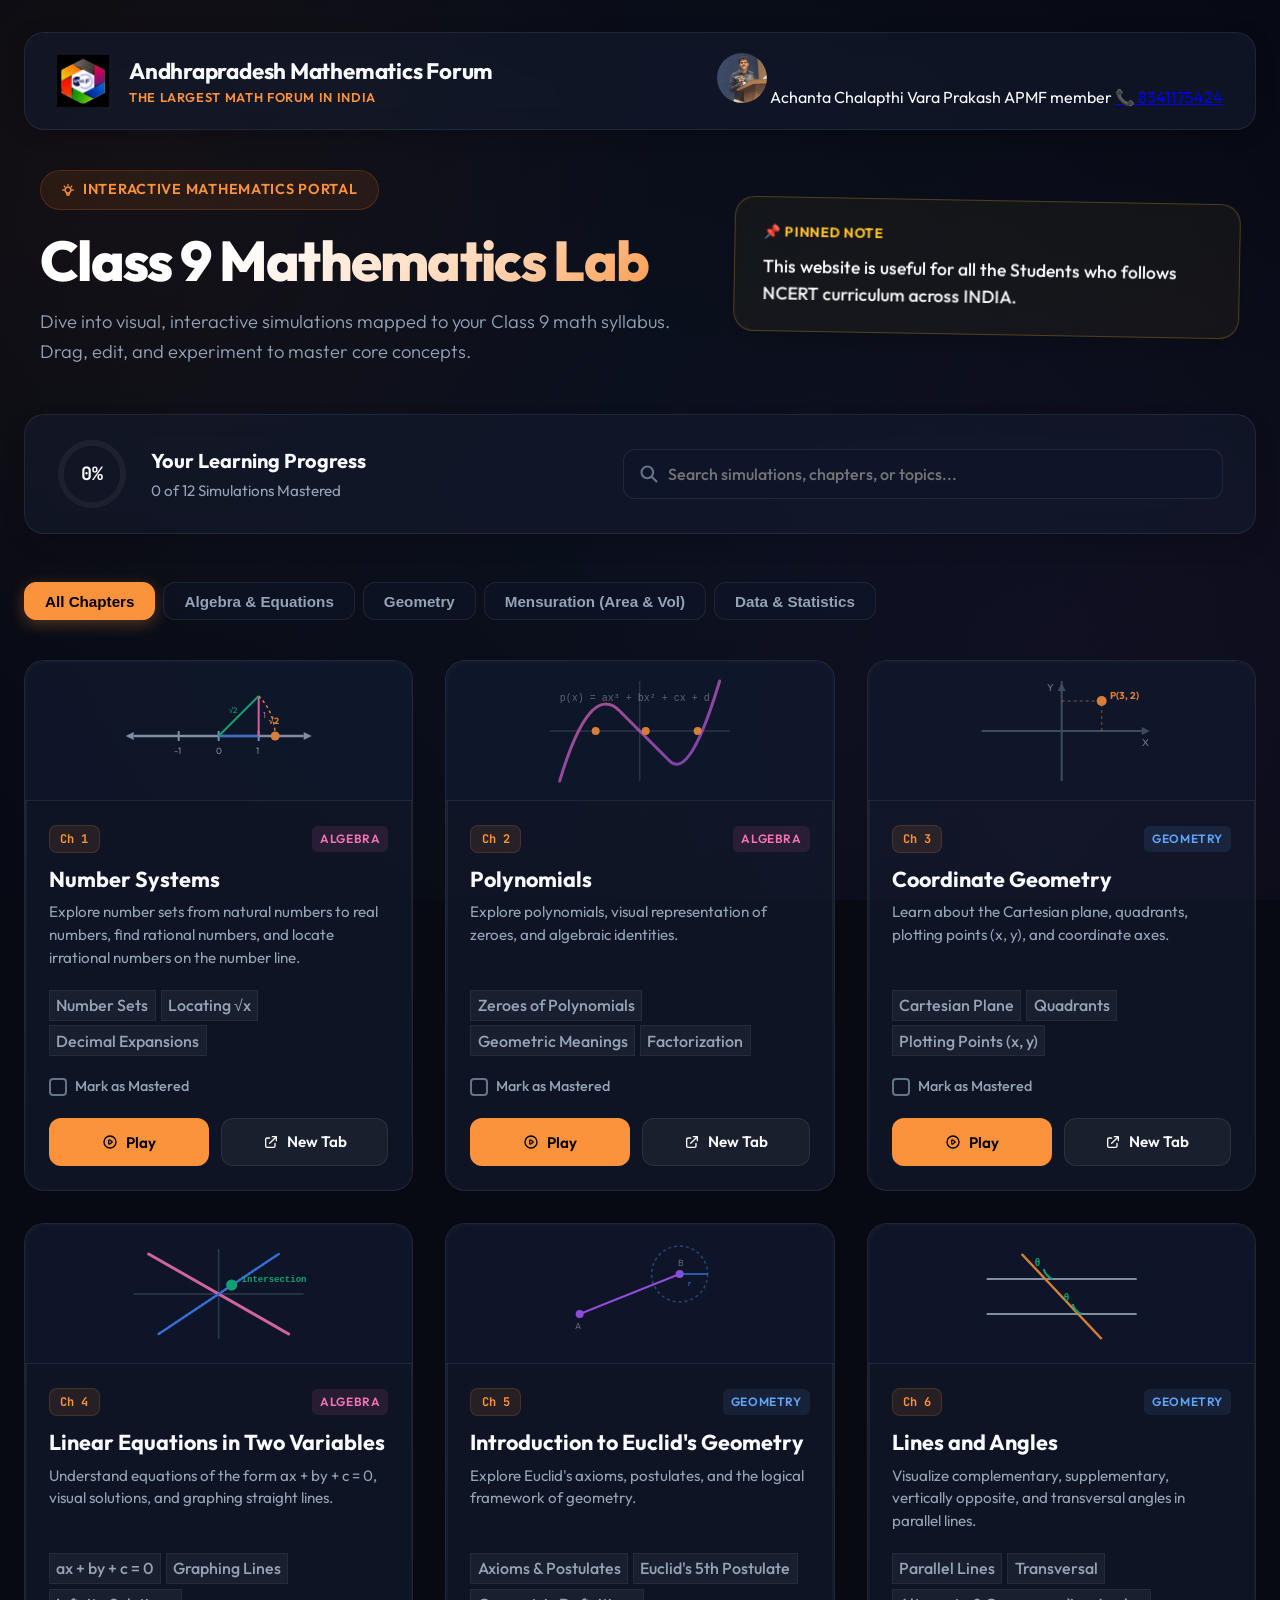
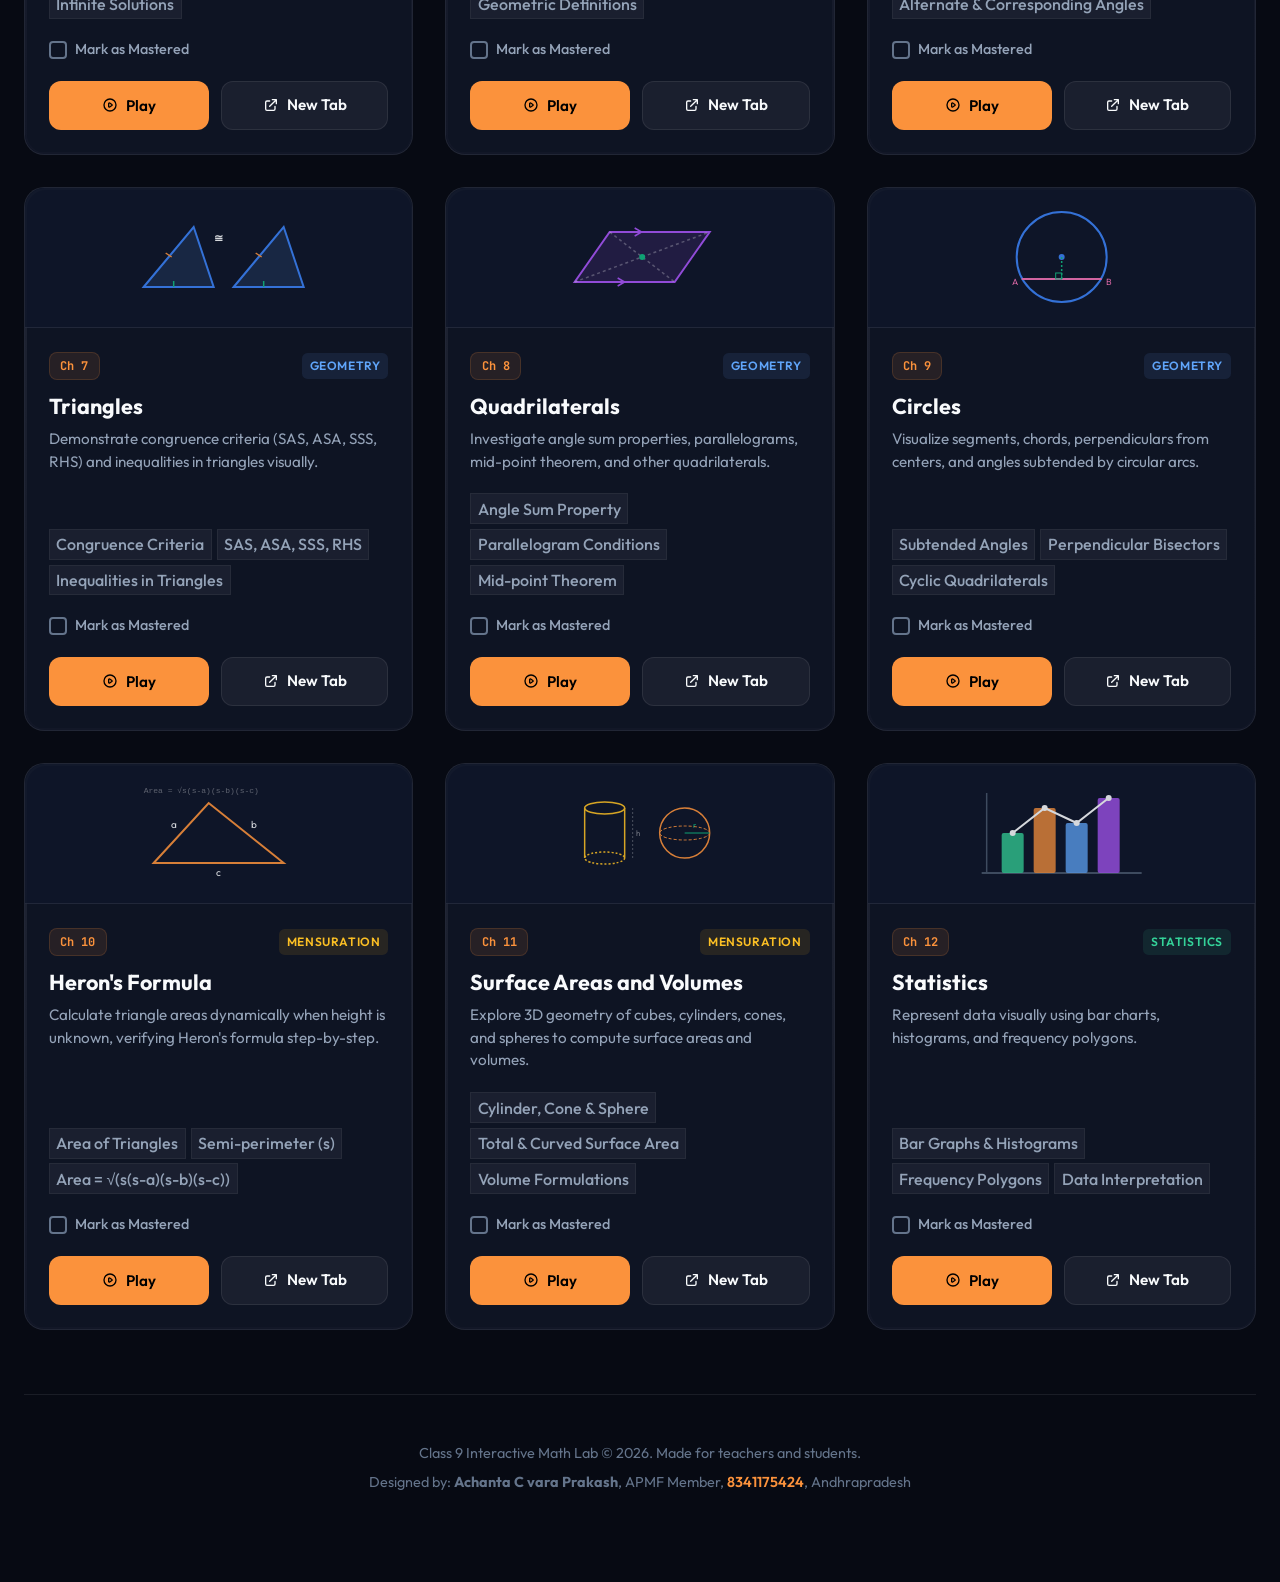
<file: index.html>
<!DOCTYPE html>
<html lang="en">
<head>
  <meta charset="UTF-8">
  <meta name="viewport" content="width=device-width, initial-scale=1.0">
  <meta name="description" content="Interactive Class 9 NCERT Mathematics Simulations Portal. Learn and explore math concepts visually.">
  <title>Class 9 Interactive Math Lab • Simulations Hub</title>
  <link rel="stylesheet" href="style.css">
</head>
<body>

  <div class="container">
    
    <!-- Site Header Banner -->
    <header class="site-header">
      <div class="header-brand">
        <img src="logo.png" alt="APMF Logo" class="site-logo">
        <div class="brand-text">
          <span class="brand-title">Andhrapradesh Mathematics Forum</span>
          <span class="brand-sub">The Largest Math forum in INDIA</span>
        </div>
      </div>
      <div class="member-info">
        <img src="my pic.jpg" alt="Profile Photo" style="width: 50px; height: 50px; border-radius: 50%; object-fit: cover;">
        <span class="member-name">Achanta Chalapthi Vara Prakash</span>
        <span class="member-title">APMF member</span>
        <a href="tel:8341175424" class="member-phone">📞 8341175424</a>
      </div>
    </header>

    <!-- Hero Section -->
    <header class="hero">
      <div class="hero-split-container">
        
        <!-- Main Heading & Info -->
        <div class="hero-main-content">
          <div class="hero-badge">
            <svg style="width:14px;height:14px" fill="none" viewBox="0 0 24 24" stroke="currentColor" stroke-width="2.5">
              <path stroke-linecap="round" stroke-linejoin="round" d="M9.663 17h4.673M12 3v1m6.364 1.636l-.707.707M21 12h-1M4 12H3m3.343-5.657l-.707-.707m2.828 9.9a5 5 0 117.072 0l-.548.547A3.374 3.374 0 0014 18.469V19a2 2 0 11-4 0v-.531c0-.895-.356-1.754-.988-2.386l-.548-.547z" />
            </svg>
            <span>Interactive Mathematics Portal</span>
          </div>
          <h1>Class 9 Mathematics Lab</h1>
          <p>Dive into visual, interactive simulations mapped to your Class 9 math syllabus. Drag, edit, and experiment to master core concepts.</p>
        </div>
        
        <!-- Pinned Note Card -->
        <div class="hero-pinned-note">
          <div class="pinned-note-header">
            <span>📌 Pinned Note</span>
          </div>
          <p>This website is useful for all the Students who follows NCERT curriculum across INDIA.</p>
        </div>
        
      </div>
    </header>

    <!-- Progress & Analytics Hub -->
    <section class="progress-panel">
      <div class="progress-info">
        <div class="progress-radial">
          <svg viewBox="0 0 72 72">
            <circle class="bg" cx="36" cy="36" r="32" />
            <circle class="bar" cx="36" cy="36" r="32" />
          </svg>
          <div class="progress-percentage">0%</div>
        </div>
        <div class="progress-text">
          <h3>Your Learning Progress</h3>
          <p id="progress-subtext">0 of 12 Simulations Mastered</p>
        </div>
      </div>

      <!-- Controls (Search) -->
      <div class="controls">
        <div class="search-box">
          <input type="text" id="search-input" placeholder="Search simulations, chapters, or topics..." autocomplete="off">
          <svg style="width:20px;height:20px" fill="none" viewBox="0 0 24 24" stroke="currentColor" stroke-width="2.5">
            <path stroke-linecap="round" stroke-linejoin="round" d="M21 21l-6-6m2-5a7 7 0 11-14 0 7 7 0 0114 0z" />
          </svg>
        </div>
      </div>
    </section>

    <!-- Filter Category Tabs -->
    <nav class="filter-tabs" id="filter-tabs">
      <button class="filter-tab active" data-filter="all">All Chapters</button>
      <button class="filter-tab" data-filter="algebra">Algebra & Equations</button>
      <button class="filter-tab" data-filter="geometry">Geometry</button>
      <button class="filter-tab" data-filter="mensuration">Mensuration (Area & Vol)</button>
      <button class="filter-tab" data-filter="statistics">Data & Statistics</button>
    </nav>

    <!-- Dynamic Simulation Grid -->
    <main class="sim-grid" id="sim-grid">
      <!-- Injected dynamically via app.js -->
    </main>

    <!-- Page Footer -->
    <footer>
      <p>Class 9 Interactive Math Lab &copy; 2026. Made for teachers and students.</p>
      <p>Designed by: <strong>Achanta C vara Prakash</strong>, APMF Member, <a href="tel:8341175424">8341175424</a>, Andhrapradesh</p>
    </footer>

  </div>

  <!-- Fullscreen Modal / Simulation Runner Overlay -->
  <div class="overlay" id="simulation-overlay">
    <div class="overlay-container">
      <header class="overlay-header">
        <div class="overlay-title">
          <h2 id="overlay-title-text">Simulation</h2>
          <span class="chapter-badge" id="overlay-chapter-badge">Chapter 0</span>
        </div>
        <div class="overlay-controls">
          <a class="overlay-btn" id="newtab-overlay" target="_blank" title="Open in new tab">
            <svg style="width:18px;height:18px" fill="none" viewBox="0 0 24 24" stroke="currentColor" stroke-width="2.5">
              <path stroke-linecap="round" stroke-linejoin="round" d="M10 6H6a2 2 0 00-2 2v10a2 2 0 002 2h10a2 2 0 002-2v-4M14 4h6m0 0v6m0-6L10 14" />
            </svg>
          </a>
          <button class="overlay-btn" id="fullscreen-overlay" title="Toggle fullscreen">
            <svg style="width:18px;height:18px" fill="none" viewBox="0 0 24 24" stroke="currentColor" stroke-width="2.5">
              <path stroke-linecap="round" stroke-linejoin="round" d="M4 8V4m0 0h4M4 4l5 5m11-5h-4m4 0v4m0-4l-5 5M4 16v4m0 0h4m-4 0l5-5m11 5l-5-5m5 5v-4m0 4h-4" />
            </svg>
          </button>
          <button class="overlay-btn btn-close" id="close-overlay" title="Close Simulation">
            <svg style="width:18px;height:18px" fill="none" viewBox="0 0 24 24" stroke="currentColor" stroke-width="2.5">
              <path stroke-linecap="round" stroke-linejoin="round" d="M6 18L18 6M6 6l12 12" />
            </svg>
          </button>
        </div>
      </header>
      <div class="overlay-body">
        <iframe class="overlay-iframe" id="overlay-iframe" src="about:blank"></iframe>
      </div>
    </div>
  </div>

  <script src="app.js"></script>
</body>
</html>
</file>
<file: style.css>
/* Custom styling for the Class 9 Math Simulations Portal */
@import url('https://fonts.googleapis.com/css2?family=Outfit:wght@300;400;500;600;700;800&family=JetBrains+Mono:wght@400;600;700&display=swap');

:root {
  --bg-dark: #070a13;
  --bg-card: rgba(21, 28, 48, 0.6);
  --bg-glass: rgba(15, 23, 42, 0.75);
  --border-color: rgba(255, 255, 255, 0.08);
  --border-glow: rgba(249, 115, 22, 0.2);
  
  --primary: #fb923c;
  --primary-hover: #ea580c;
  --primary-rgb: 251, 146, 60;
  
  --accent-purple: #a855f7;
  --accent-emerald: #10b981;
  --accent-blue: #3b82f6;
  
  --text-primary: #f8fafc;
  --text-secondary: #94a3b8;
  --text-muted: #64748b;
  
  --font-sans: 'Outfit', -apple-system, BlinkMacSystemFont, "Segoe UI", Roboto, sans-serif;
  --font-mono: 'JetBrains Mono', monospace;
  
  --transition-fast: 0.15s ease;
  --transition-normal: 0.25s cubic-bezier(0.4, 0, 0.2, 1);
  --transition-slow: 0.4s cubic-bezier(0.4, 0, 0.2, 1);
}

/* Base Styles & Reset */
*, *::before, *::after {
  box-sizing: border-box;
  margin: 0;
  padding: 0;
}

body {
  background-color: var(--bg-dark);
  background-image: 
    radial-gradient(circle at 10% 20%, rgba(249, 115, 22, 0.05) 0%, transparent 40%),
    radial-gradient(circle at 90% 80%, rgba(168, 85, 247, 0.05) 0%, transparent 45%),
    radial-gradient(circle at 50% 50%, rgba(15, 23, 42, 0.5) 0%, rgba(7, 10, 19, 1) 100%);
  background-attachment: fixed;
  color: var(--text-primary);
  font-family: var(--font-sans);
  min-height: 100vh;
  line-height: 1.5;
  overflow-x: hidden;
}

/* Custom Scrollbar */
::-webkit-scrollbar {
  width: 10px;
  height: 10px;
}
::-webkit-scrollbar-track {
  background: rgba(15, 23, 42, 0.3);
}
::-webkit-scrollbar-thumb {
  background: rgba(249, 115, 22, 0.4);
  border: 2px solid var(--bg-dark);
  border-radius: 5px;
}
::-webkit-scrollbar-thumb:hover {
  background: var(--primary);
}

/* Layout container */
.container {
  width: 100%;
  max-width: 1300px;
  margin: 0 auto;
  padding: 2rem 1.5rem;
}

/* Header / Hero Section */
.hero {
  text-align: center;
  margin-bottom: 3rem;
  animation: fadeInDown var(--transition-slow);
}

.hero-badge {
  display: inline-flex;
  align-items: center;
  gap: 0.5rem;
  background: rgba(249, 115, 22, 0.1);
  border: 1px solid rgba(249, 115, 22, 0.2);
  color: var(--primary);
  padding: 0.5rem 1.25rem;
  border-radius: 9999px;
  font-weight: 600;
  font-size: 0.9rem;
  letter-spacing: 0.05em;
  text-transform: uppercase;
  margin-bottom: 1.25rem;
  backdrop-filter: blur(4px);
}

.hero h1 {
  font-size: clamp(2.2rem, 5vw, 3.8rem);
  font-weight: 800;
  line-height: 1.1;
  letter-spacing: -0.03em;
  background: linear-gradient(135deg, #fff 30%, #ffd4b2 70%, var(--primary) 100%);
  -webkit-background-clip: text;
  -webkit-text-fill-color: transparent;
  margin-bottom: 1rem;
}

.hero p {
  color: var(--text-secondary);
  font-size: clamp(1.05rem, 2vw, 1.25rem);
  max-width: 700px;
  margin: 0 auto 2.5rem auto;
  font-weight: 300;
  line-height: 1.6;
}

/* Site Header / APMF Branding Banner */
.site-header {
  display: flex;
  justify-content: space-between;
  align-items: center;
  flex-wrap: wrap;
  gap: 1.5rem;
  padding: 1.25rem 2rem;
  background: var(--bg-card);
  border: 1px solid var(--border-color);
  border-radius: 1.25rem;
  margin-bottom: 2.5rem;
  backdrop-filter: blur(12px);
  -webkit-backdrop-filter: blur(12px);
  box-shadow: 0 4px 20px rgba(0, 0, 0, 0.2);
  animation: fadeInDown var(--transition-slow);
}

.header-brand {
  display: flex;
  align-items: center;
  gap: 1.25rem;
}

.site-logo {
  width: 52px;
  height: 52px;
  object-fit: cover;
  transition: transform var(--transition-fast);
}

.site-logo:hover {
  transform: scale(1.08) rotate(1deg);
}

.brand-text {
  display: flex;
  flex-direction: column;
  text-align: left;
}

.brand-title {
  font-size: clamp(1.1rem, 2.5vw, 1.4rem);
  font-weight: 700;
  color: var(--text-primary);
  letter-spacing: -0.01em;
}

.brand-sub {
  font-size: 0.8rem;
  color: var(--primary);
  font-weight: 600;
  letter-spacing: 0.05em;
  text-transform: uppercase;
}

.president-info {
  display: flex;
  align-items: center;
  gap: 0.75rem;
  flex-wrap: wrap;
  font-size: 0.9rem;
}

.president-name {
  font-weight: 700;
  color: var(--text-primary);
}

.president-title {
  color: var(--text-secondary);
  background: rgba(255, 255, 255, 0.04);
  padding: 0.25rem 0.65rem;
  border-radius: 9999px;
  border: 1px solid var(--border-color);
  font-size: 0.8rem;
  font-weight: 500;
}

.president-phone {
  color: var(--primary);
  text-decoration: none;
  font-weight: 600;
  padding: 0.25rem 0.65rem;
  background: rgba(249, 115, 22, 0.1);
  border: 1px solid rgba(249, 115, 22, 0.2);
  border-radius: 9999px;
  transition: background var(--transition-fast), border-color var(--transition-fast);
}

.president-phone:hover {
  background: rgba(249, 115, 22, 0.2);
  border-color: var(--primary);
}

@media (max-width: 768px) {
  .site-header {
    flex-direction: column;
    align-items: stretch;
    text-align: center;
    padding: 1.5rem;
  }
  .header-brand {
    flex-direction: column;
    text-align: center;
    gap: 0.75rem;
  }
  .brand-text {
    text-align: center;
  }
  .president-info {
    justify-content: center;
    flex-direction: column;
    gap: 0.5rem;
  }
}

/* Metrics / Progress Hub */
.progress-panel {
  background: var(--bg-card);
  border: 1px solid var(--border-color);
  backdrop-filter: blur(12px);
  -webkit-backdrop-filter: blur(12px);
  border-radius: 1.25rem;
  padding: 1.5rem 2rem;
  display: flex;
  flex-wrap: wrap;
  align-items: center;
  justify-content: space-between;
  gap: 1.5rem;
  margin-bottom: 3rem;
  box-shadow: 0 10px 30px -10px rgba(0, 0, 0, 0.3);
  animation: fadeInUp var(--transition-slow);
}

.progress-info {
  display: flex;
  align-items: center;
  gap: 1.5rem;
}

.progress-radial {
  position: relative;
  width: 70px;
  height: 70px;
  display: flex;
  align-items: center;
  justify-content: center;
}

.progress-radial svg {
  transform: rotate(-90deg);
  width: 100%;
  height: 100%;
}

.progress-radial circle {
  fill: none;
  stroke-width: 6;
}

.progress-radial .bg {
  stroke: rgba(255, 255, 255, 0.05);
}

.progress-radial .bar {
  stroke: var(--primary);
  stroke-dasharray: 201; /* 2 * pi * r (r=32) */
  stroke-dashoffset: 201;
  stroke-linecap: round;
  transition: stroke-dashoffset 0.6s cubic-bezier(0.4, 0, 0.2, 1);
}

.progress-percentage {
  position: absolute;
  font-size: 1.15rem;
  font-weight: 700;
  color: var(--text-primary);
  font-family: var(--font-mono);
}

.progress-text h3 {
  font-size: 1.25rem;
  font-weight: 700;
  margin-bottom: 0.25rem;
}

.progress-text p {
  font-size: 0.95rem;
  color: var(--text-secondary);
}

/* Filter / Search Bar Controls */
.controls {
  display: flex;
  flex-wrap: wrap;
  gap: 1rem;
  width: 100%;
  max-width: 600px;
}

.search-box {
  position: relative;
  flex: 1 1 250px;
}

.search-box input {
  width: 100%;
  background: rgba(15, 23, 42, 0.6);
  border: 1px solid var(--border-color);
  color: var(--text-primary);
  padding: 0.85rem 1rem 0.85rem 2.75rem;
  border-radius: 0.75rem;
  font-family: var(--font-sans);
  font-size: 1rem;
  font-weight: 500;
  transition: var(--transition-fast);
}

.search-box input:focus {
  outline: none;
  border-color: var(--primary);
  box-shadow: 0 0 0 3px var(--border-glow);
  background: rgba(15, 23, 42, 0.8);
}

.search-box svg {
  position: absolute;
  left: 1rem;
  top: 50%;
  transform: translateY(-50%);
  color: var(--text-muted);
  pointer-events: none;
  transition: var(--transition-fast);
}

.search-box input:focus + svg {
  color: var(--primary);
}

/* Category Filter Tabs */
.filter-tabs {
  display: flex;
  flex-wrap: wrap;
  gap: 0.5rem;
  margin-bottom: 2.5rem;
  animation: fadeInUp var(--transition-slow);
}

.filter-tab {
  background: rgba(15, 23, 42, 0.5);
  border: 1px solid var(--border-color);
  color: var(--text-secondary);
  padding: 0.6rem 1.25rem;
  border-radius: 0.75rem;
  font-weight: 600;
  font-size: 0.95rem;
  cursor: pointer;
  transition: var(--transition-fast);
}

.filter-tab:hover {
  background: rgba(30, 41, 59, 0.6);
  color: var(--text-primary);
}

.filter-tab.active {
  background: var(--primary);
  border-color: var(--primary);
  color: #000;
  font-weight: 700;
  box-shadow: 0 4px 15px rgba(251, 146, 60, 0.3);
}

/* Simulations Grid */
.sim-grid {
  display: grid;
  grid-template-columns: repeat(auto-fill, minmax(340px, 1fr));
  gap: 2rem;
  margin-bottom: 4rem;
  animation: fadeIn var(--transition-slow);
}

/* Individual Card Styling */
.sim-card {
  background: var(--bg-card);
  border: 1px solid var(--border-color);
  border-radius: 1.25rem;
  overflow: hidden;
  display: flex;
  flex-direction: column;
  height: 100%;
  transition: var(--transition-normal);
  position: relative;
}

.sim-card::before {
  content: '';
  position: absolute;
  inset: 0;
  border-radius: 1.25rem;
  padding: 1.5px;
  background: linear-gradient(180deg, rgba(255,255,255,0.08), rgba(255,255,255,0.02));
  -webkit-mask: linear-gradient(#fff 0 0) content-box, linear-gradient(#fff 0 0);
  -webkit-mask-composite: xor;
  mask-composite: exclude;
  pointer-events: none;
}

.sim-card:hover {
  transform: translateY(-6px);
  border-color: var(--primary-glow);
  box-shadow: 
    0 15px 35px -10px rgba(0, 0, 0, 0.4),
    0 0 20px -5px var(--border-glow);
  background: rgba(28, 37, 63, 0.7);
}

.sim-card:hover::before {
  background: linear-gradient(135deg, var(--primary), transparent 60%);
}

.card-header-visual {
  height: 140px;
  background: rgba(15, 23, 42, 0.8);
  border-bottom: 1px solid var(--border-color);
  position: relative;
  display: flex;
  align-items: center;
  justify-content: center;
  overflow: hidden;
}

.card-header-visual svg.math-icon {
  width: 100%;
  height: 100%;
  max-height: 120px;
  color: var(--primary);
  opacity: 0.85;
  transition: var(--transition-normal);
}

.sim-card:hover .card-header-visual svg.math-icon {
  transform: scale(1.08);
  opacity: 1;
}

.card-content {
  padding: 1.5rem;
  display: flex;
  flex-direction: column;
  flex-grow: 1;
}

.card-meta {
  display: flex;
  align-items: center;
  justify-content: space-between;
  margin-bottom: 0.75rem;
}

.chapter-badge {
  font-family: var(--font-mono);
  font-size: 0.75rem;
  font-weight: 700;
  color: var(--primary);
  background: rgba(251, 146, 60, 0.1);
  padding: 0.25rem 0.65rem;
  border-radius: 0.5rem;
  border: 1px solid rgba(251, 146, 60, 0.15);
}

.category-tag {
  font-size: 0.75rem;
  font-weight: 600;
  text-transform: uppercase;
  letter-spacing: 0.05em;
  padding: 0.25rem 0.5rem;
  border-radius: 0.35rem;
}

.tag-algebra { color: #f472b6; background: rgba(244, 114, 182, 0.1); }
.tag-geometry { color: #60a5fa; background: rgba(96, 165, 250, 0.1); }
.tag-mensuration { color: #fbbf24; background: rgba(251, 191, 36, 0.1); }
.tag-statistics { color: #34d399; background: rgba(52, 211, 153, 0.1); }

.sim-card h2 {
  font-size: 1.35rem;
  font-weight: 700;
  line-height: 1.3;
  margin-bottom: 0.5rem;
  color: var(--text-primary);
}

.sim-card p {
  color: var(--text-secondary);
  font-size: 0.95rem;
  line-height: 1.5;
  margin-bottom: 1.25rem;
  flex-grow: 1;
}

/* Master Checkbox */
.mastery-checkbox {
  display: flex;
  align-items: center;
  gap: 0.5rem;
  margin-bottom: 1.25rem;
  user-select: none;
  cursor: pointer;
  font-size: 0.9rem;
  color: var(--text-secondary);
  font-weight: 500;
  transition: var(--transition-fast);
}

.mastery-checkbox:hover {
  color: var(--text-primary);
}

.mastery-checkbox input {
  display: none;
}

.checkbox-custom {
  width: 18px;
  height: 18px;
  border: 2px solid var(--text-muted);
  border-radius: 4px;
  display: flex;
  align-items: center;
  justify-content: center;
  transition: var(--transition-fast);
}

.mastery-checkbox input:checked + .checkbox-custom {
  border-color: var(--accent-emerald);
  background-color: var(--accent-emerald);
}

.checkbox-custom svg {
  width: 12px;
  height: 12px;
  color: #000;
  font-weight: 800;
  display: none;
}

.mastery-checkbox input:checked + .checkbox-custom svg {
  display: block;
}

.mastery-checkbox.checked-label {
  color: var(--accent-emerald);
}

/* Card Actions */
.card-actions {
  display: flex;
  gap: 0.75rem;
  margin-top: auto;
}

.btn {
  font-family: var(--font-sans);
  font-weight: 600;
  font-size: 0.95rem;
  text-decoration: none;
  border-radius: 0.75rem;
  display: inline-flex;
  align-items: center;
  justify-content: center;
  gap: 0.5rem;
  cursor: pointer;
  transition: var(--transition-fast);
  border: none;
}

.btn-primary {
  flex-grow: 1.5;
  background: var(--primary);
  color: #000;
  padding: 0.75rem 1rem;
}

.btn-primary:hover {
  background: var(--primary-hover);
  box-shadow: 0 4px 15px rgba(251, 146, 60, 0.25);
}

.btn-secondary {
  flex-grow: 1;
  background: rgba(255, 255, 255, 0.05);
  border: 1px solid var(--border-color);
  color: var(--text-primary);
  padding: 0.75rem 1rem;
}

.btn-secondary:hover {
  background: rgba(255, 255, 255, 0.1);
  border-color: rgba(255, 255, 255, 0.2);
}

/* In-App Simulation Overlay Modal */
.overlay {
  position: fixed;
  inset: 0;
  background: rgba(5, 7, 13, 0.85);
  backdrop-filter: blur(16px);
  -webkit-backdrop-filter: blur(16px);
  z-index: 1000;
  opacity: 0;
  pointer-events: none;
  display: flex;
  align-items: center;
  justify-content: center;
  transition: opacity var(--transition-normal);
  padding: 1.5rem;
}

.overlay.active {
  opacity: 1;
  pointer-events: auto;
}

.overlay-container {
  width: 100%;
  max-width: 1100px;
  height: 85vh;
  max-height: 800px;
  background: var(--bg-dark);
  border: 1px solid rgba(255, 255, 255, 0.15);
  border-radius: 1.25rem;
  box-shadow: 0 25px 60px -15px rgba(0, 0, 0, 0.8);
  display: flex;
  flex-direction: column;
  overflow: hidden;
  transform: translateY(40px) scale(0.95);
  transition: transform var(--transition-normal);
  position: relative;
}

.overlay.active .overlay-container {
  transform: translateY(0) scale(1);
}

.overlay-header {
  padding: 1rem 1.5rem;
  background: rgba(15, 23, 42, 0.9);
  border-bottom: 1px solid var(--border-color);
  display: flex;
  align-items: center;
  justify-content: space-between;
}

.overlay-title {
  display: flex;
  align-items: center;
  gap: 0.75rem;
}

.overlay-title h2 {
  font-size: 1.25rem;
  font-weight: 700;
}

.overlay-title .chapter-badge {
  font-size: 0.7rem;
  padding: 0.15rem 0.5rem;
}

.overlay-controls {
  display: flex;
  align-items: center;
  gap: 0.75rem;
}

.overlay-btn {
  background: rgba(255, 255, 255, 0.05);
  border: 1px solid var(--border-color);
  color: var(--text-secondary);
  width: 38px;
  height: 38px;
  border-radius: 0.50rem;
  display: flex;
  align-items: center;
  justify-content: center;
  cursor: pointer;
  transition: var(--transition-fast);
}

.overlay-btn:hover {
  background: rgba(255, 255, 255, 0.1);
  color: var(--text-primary);
  border-color: rgba(255, 255, 255, 0.2);
}

.overlay-btn.btn-close:hover {
  background: rgba(239, 68, 68, 0.2);
  color: #ef4444;
  border-color: rgba(239, 68, 68, 0.3);
}

.overlay-body {
  flex-grow: 1;
  position: relative;
  background: #000;
}

.overlay-iframe {
  width: 100%;
  height: 100%;
  border: none;
  background: #0f172a;
}

/* Animations */
@keyframes fadeIn {
  from { opacity: 0; }
  to { opacity: 1; }
}

@keyframes fadeInUp {
  from {
    opacity: 0;
    transform: translateY(20px);
  }
  to {
    opacity: 1;
    transform: translateY(0);
  }
}

@keyframes fadeInDown {
  from {
    opacity: 0;
    transform: translateY(-20px);
  }
  to {
    opacity: 1;
    transform: translateY(0);
  }
}

/* Empty State */
.empty-state {
  text-align: center;
  padding: 4rem 2rem;
  grid-column: 1 / -1;
  display: flex;
  flex-direction: column;
  align-items: center;
  justify-content: center;
  animation: fadeIn 0.3s ease;
}

.empty-state svg {
  width: 64px;
  height: 64px;
  color: var(--text-muted);
  margin-bottom: 1.5rem;
}

.empty-state h3 {
  font-size: 1.5rem;
  font-weight: 700;
  margin-bottom: 0.5rem;
}

.empty-state p {
  color: var(--text-secondary);
  max-width: 400px;
}

/* Footer Section */
footer {
  text-align: center;
  padding: 3rem 1.5rem;
  border-top: 1px solid var(--border-color);
  color: var(--text-muted);
  font-size: 0.9rem;
  margin-top: auto;
}

footer p {
  margin-bottom: 0.5rem;
}

footer a {
  color: var(--primary);
  text-decoration: none;
  font-weight: 600;
  transition: var(--transition-fast);
}

footer a:hover {
  text-decoration: underline;
  color: var(--primary-hover);
}

/* Media Queries for responsive spacing */
@media (max-width: 768px) {
  .progress-panel {
    flex-direction: column;
    align-items: stretch;
    padding: 1.25rem;
  }
  
  .progress-info {
    justify-content: center;
  }
  
  .controls {
    max-width: none;
  }
  
  .overlay {
    padding: 0;
  }
  
  .overlay-container {
    height: 100vh;
    max-height: none;
    border-radius: 0;
    border: none;
  }
}

/* Hero Section Split Layout & Pinned Note */
.hero-split-container {
  display: flex;
  align-items: center;
  justify-content: space-between;
  gap: 3rem;
  max-width: 1200px;
  margin: 0 auto;
  text-align: left;
}

.hero-main-content {
  flex: 1.3;
}

.hero-main-content h1 {
  font-size: clamp(2rem, 4.5vw, 3.5rem) !important;
  margin-bottom: 1rem !important;
  text-align: left !important;
  background: linear-gradient(135deg, #fff 30%, #ffd4b2 70%, var(--primary) 100%);
  -webkit-background-clip: text;
  -webkit-text-fill-color: transparent;
}

.hero-main-content p {
  text-align: left !important;
  margin: 0 !important;
  max-width: 650px;
  font-size: clamp(1rem, 1.8vw, 1.15rem);
}

.hero-pinned-note {
  flex: 0.9;
  background: rgba(251, 191, 36, 0.04);
  border: 1px solid rgba(251, 191, 36, 0.25);
  border-radius: 1.25rem;
  padding: 1.5rem 1.75rem;
  position: relative;
  box-shadow: 0 10px 30px rgba(0, 0, 0, 0.2), inset 0 0 15px rgba(251, 191, 36, 0.02);
  transform: rotate(1deg);
  transition: transform var(--transition-fast), border-color var(--transition-fast);
}

.hero-pinned-note:hover {
  transform: rotate(0deg) scale(1.02);
  border-color: rgba(251, 191, 36, 0.4);
}

.pinned-note-header {
  display: flex;
  align-items: center;
  gap: 0.5rem;
  font-size: 0.85rem;
  font-weight: 700;
  text-transform: uppercase;
  letter-spacing: 0.05em;
  color: #fbbf24;
  margin-bottom: 0.75rem;
}

.hero-pinned-note p {
  color: var(--text-primary) !important;
  font-size: 1.1rem !important;
  font-weight: 500 !important;
  line-height: 1.5 !important;
  margin: 0 !important;
  text-align: left !important;
}

/* Responsive hero split container */
@media (max-width: 900px) {
  .hero-split-container {
    flex-direction: column;
    align-items: stretch;
    text-align: center;
    gap: 2rem;
  }
  .hero-main-content h1, .hero-main-content p {
    text-align: center !important;
  }
  .hero-main-content p {
    margin: 0 auto !important;
  }
  .hero-pinned-note {
    transform: none !important;
    max-width: 500px;
    margin: 0 auto !important;
  }
}
</file>
